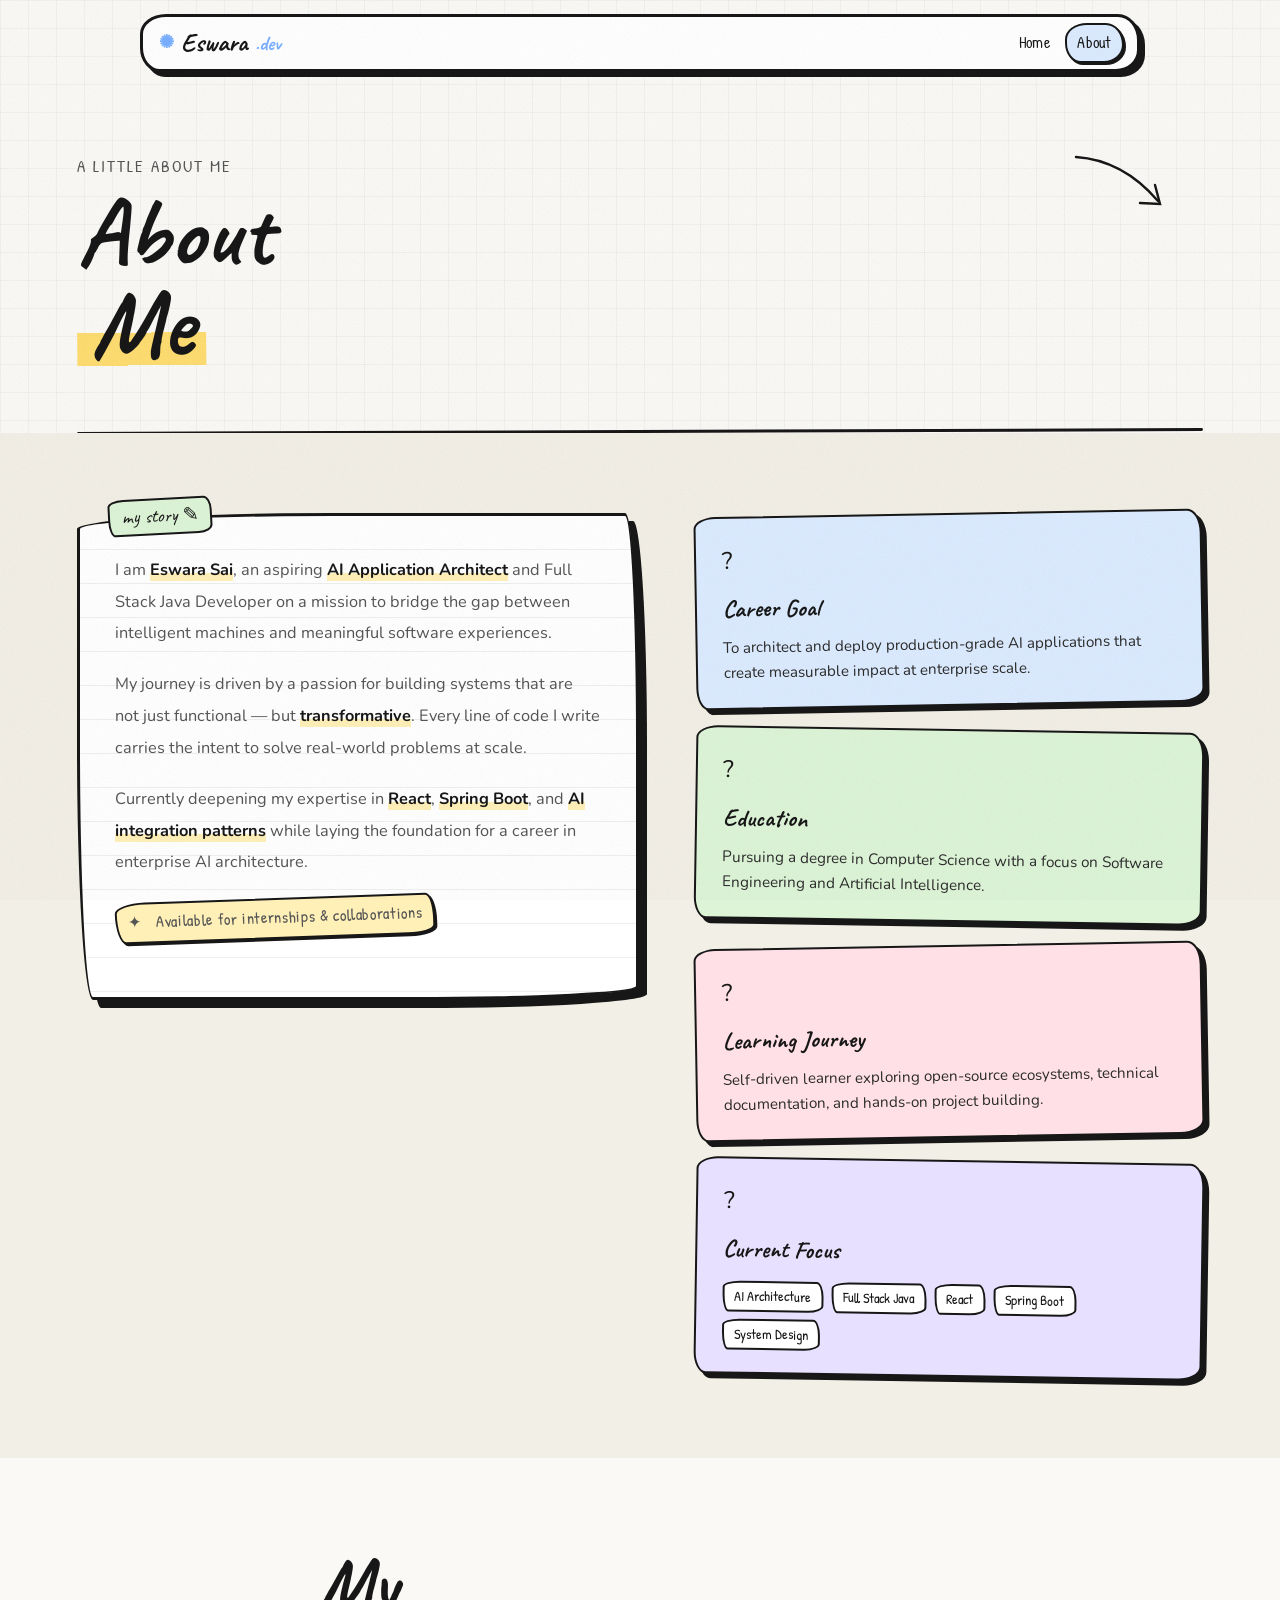
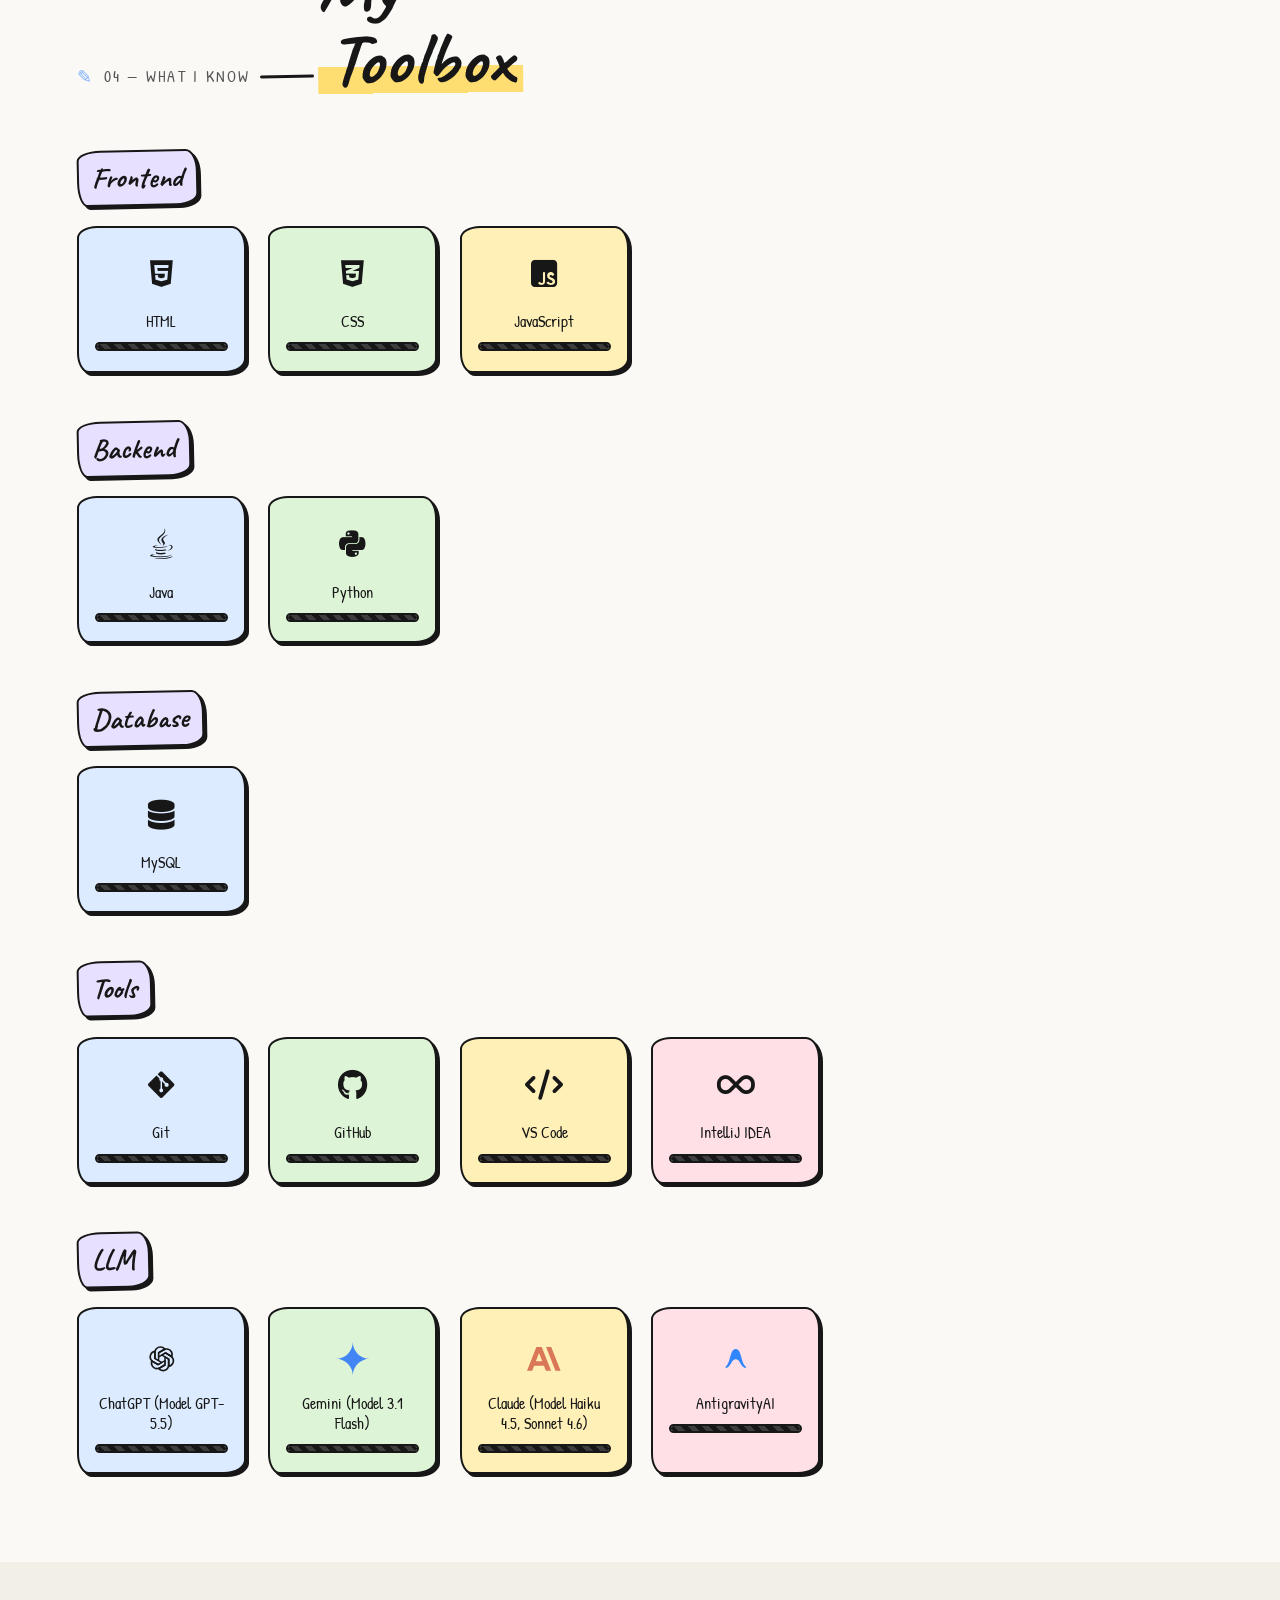
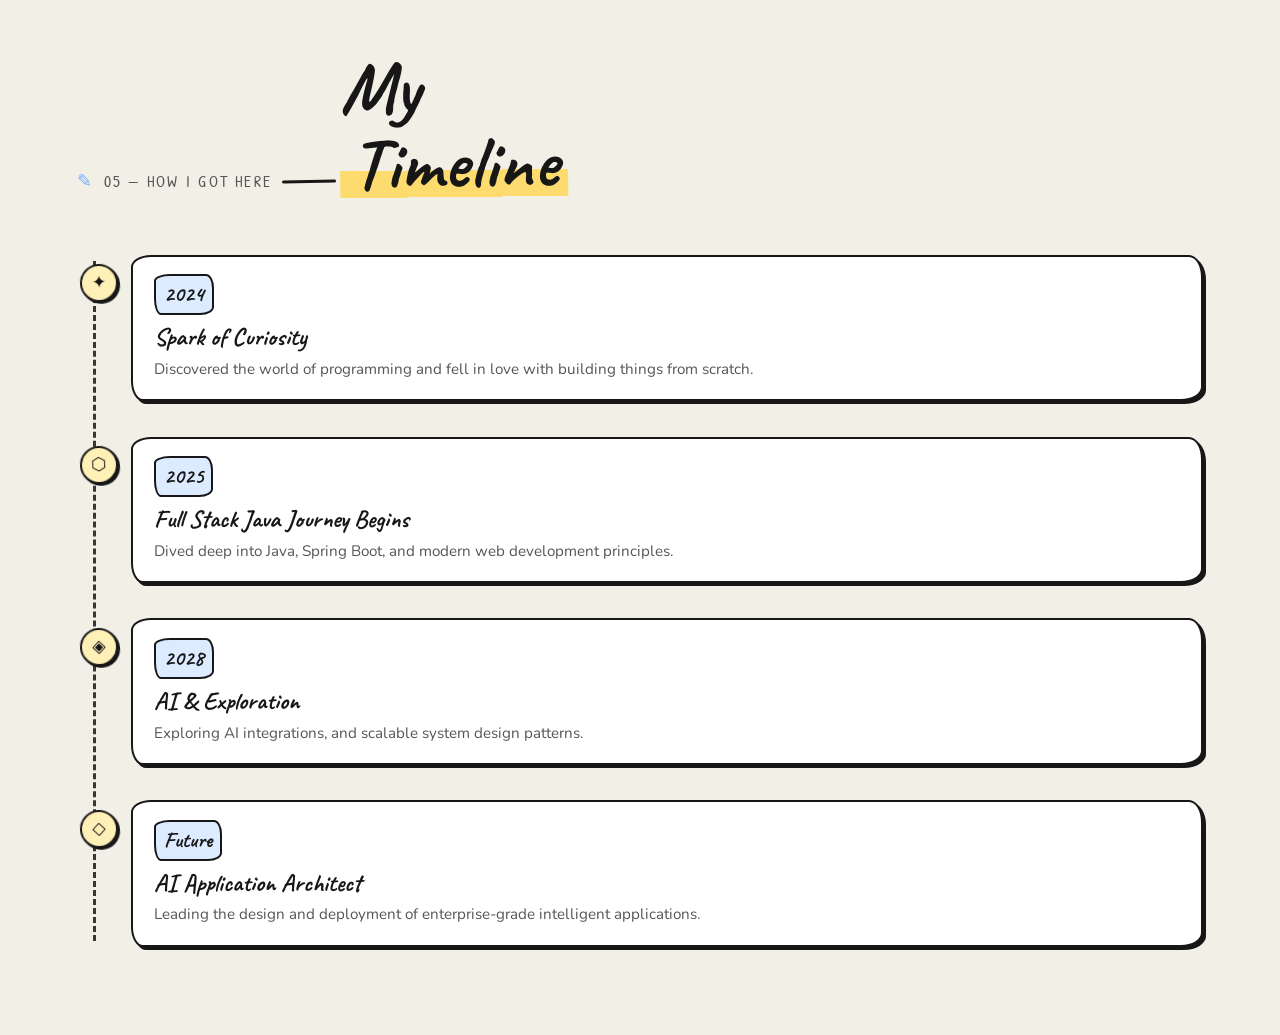
<file: about.html>
<!DOCTYPE html>
<html lang="en">
<head>
  <meta charset="UTF-8"/>
  <meta name="viewport" content="width=device-width,initial-scale=1.0"/>
  <meta name="description" content="About Eswara Sai – AI Application Architect & Full Stack Developer"/>
  <title>About · Eswara Sai</title>
  <link rel="icon" href="data:,">
  <link rel="preconnect" href="https://fonts.googleapis.com">
  <link rel="preconnect" href="https://fonts.gstatic.com" crossorigin>
  <link href="https://fonts.googleapis.com/css2?family=Caveat:wght@500;600;700&family=Kalam:wght@400;700&family=Nunito:ital,wght@0,400;0,600;0,700;1,400&family=Patrick+Hand&display=swap" rel="stylesheet">
  <link rel="stylesheet" href="/style.css"/>
  <link rel="stylesheet" href="https://cdnjs.cloudflare.com/ajax/libs/font-awesome/6.5.0/css/all.min.css"/>
</head>
<body>
<div id="noise"></div>

<nav id="navbar">
  <a href="/" class="nav-logo">Eswara</a>
  <ul class="nav-links">
    <li><a href="/">Home</a></li>
    <li><a href="/about.html" class="active" aria-current="page">About</a></li>
  </ul>
  <button class="nav-hamburger" id="hamburger" aria-label="Menu" aria-expanded="false"><span></span><span></span><span></span></button>
</nav>
<div id="mobile-menu">
  <a href="/">Home</a>
  <a href="/about.html" aria-current="page">About</a>
</div>

<main class="about-page">
  <header class="about-page-hero">
    <p class="page-eyebrow reveal">A little about me</p>
    <h1 class="page-title reveal" data-delay="1">About<br><em>Me</em></h1>
    <svg class="doodle-about" viewBox="0 0 120 70" aria-hidden="true">
      <path d="M6 10c30 2 58 16 82 44"/><path d="M70 56l20 1-5-19"/>
    </svg>
  </header>
  <div class="about-body">
    <div class="about-intro-grid">
      <div class="about-text reveal-left" data-delay="2">
        <p>I am <span>Eswara Sai</span>, an aspiring <span>AI Application Architect</span>
          and Full Stack Java Developer on a mission to bridge the gap between intelligent
          machines and meaningful software experiences.</p>
        <p>My journey is driven by a passion for building systems that are not just
          functional — but <span>transformative</span>. Every line of code I write
          carries the intent to solve real-world problems at scale.</p>
        <p>Currently deepening my expertise in <span>React</span>, <span>Spring Boot</span>,
          and <span>AI integration patterns</span> while laying the foundation for
          a career in enterprise AI architecture.</p>
        <p class="sticker">✦ &nbsp; Available for internships &amp; collaborations</p>
      </div>
      <div class="about-cards" id="about-cards"></div>
    </div>
  </div>

  <section id="skills" class="skills-section">
    <p class="section-label reveal">04 — what I know</p>
    <h2 class="section-title reveal" data-delay="1">My<br><em>Toolbox</em></h2>
    <div class="skills-categories" id="skills-container"></div>
  </section>

  <section id="timeline" class="timeline-section">
    <p class="section-label reveal">05 — how I got here</p>
    <h2 class="section-title reveal" data-delay="1">My<br><em>Timeline</em></h2>
    <div class="timeline-wrap">
      <div class="timeline-line"></div>
      <div class="timeline-items" id="timeline-items"></div>
    </div>
  </section>
</main>

<script src="/js/data.js"></script>
<script src="/script.js"></script>
</body>
</html>
</file>
<file: style.css>
/* ============================================================
   style.css — Eswara Sai · Hand-drawn notebook portfolio
   Cartoon / sketchbook design system.
   Same class names & IDs as before — only the visuals changed.
   ============================================================ */

/* ── Tokens ────────────────────────────────────────────────── */
:root{
  /* paper & ink */
  --paper:        #FAF9F6;
  --paper-dark:   #F2EFE6;
  --paper-card:   #FFFFFF;
  --ink:          #171717;
  --ink-soft:     #2b2b2b;
  --muted:        #555555;
  --muted-light:  #7d7d7d;

  /* pastels */
  --blue:      #DCEBFF;
  --yellow:    #FFF0B8;
  --green:     #DDF4D7;
  --pink:      #FFE0E6;
  --lavender:  #E8E0FF;
  --peach:     #FFE7D3;

  --accent-blue:   #79AFFF;
  --accent-yellow: #FFD85A;

  /* legacy variable names kept so nothing inherits a broken value */
  --bg-primary: var(--paper);
  --bg-secondary: var(--paper-dark);
  --bg-card: var(--paper-card);
  --border: var(--ink);
  --text: var(--ink);
  --text-sec: var(--muted);
  --gold: var(--ink);
  --gold-bright: var(--accent-blue);

  /* strokes & shadows */
  --stroke: 2.5px;
  --stroke-thick: 3px;
  --shadow: 5px 5px 0 var(--ink);
  --shadow-sm: 3px 3px 0 var(--ink);
  --shadow-lg: 8px 8px 0 var(--ink);
  --shadow-soft: 4px 5px 0 rgba(23,23,23,.14);

  --radius: 18px;
  /* imperfect, hand-drawn corner sets */
  --radius-hand:  255px 14px 225px 16px / 16px 225px 14px 255px;
  --radius-hand2: 18px 240px 20px 230px / 230px 20px 240px 18px;
  --radius-hand3: 200px 20px 180px 24px / 22px 190px 20px 210px;

  --font-hand:    'Caveat', 'Patrick Hand', cursive;
  --font-marker:  'Kalam', 'Patrick Hand', cursive;
  --font-label:   'Patrick Hand', 'Kalam', cursive;
  --font-body:    'Nunito', system-ui, -apple-system, sans-serif;

  /* legacy font vars used by the About section */
  --font-display: var(--font-hand);
  --font-mono:    var(--font-label);
  --font-ui:      var(--font-body);

  --ease-luxury: cubic-bezier(.25,.46,.45,.94);
  --ease-spring: cubic-bezier(.34,1.56,.64,1);
}

/* ── Reset ─────────────────────────────────────────────────── */
*{ margin:0; padding:0; box-sizing:border-box; }
html{ scroll-behavior:smooth; -webkit-text-size-adjust:100%; }
body{
  background-color: var(--paper);
  color: var(--ink);
  font-family: var(--font-body);
  font-size: 16px;
  line-height: 1.7;
  overflow-x: hidden;
  cursor: auto;
  /* faint notebook grid on warm paper */
  background-image:
    linear-gradient(rgba(23,23,23,.035) 1px, transparent 1px),
    linear-gradient(90deg, rgba(23,23,23,.035) 1px, transparent 1px);
  background-size: 28px 28px;
}
img{ max-width:100%; display:block; }
a{ color:inherit; text-decoration:none; }
button, input, textarea{ font-family:inherit; }
ul{ list-style:none; }
::selection{ background: var(--accent-yellow); color: var(--ink); }
:focus-visible{ outline:3px dashed var(--accent-blue); outline-offset:3px; }

/* ── Paper grain overlay (reuses #noise) ───────────────────── */
#noise{
  position:fixed; inset:0; z-index:9998; pointer-events:none;
  opacity:.5; mix-blend-mode:multiply;
  background-image:url("data:image/svg+xml,%3Csvg xmlns='http://www.w3.org/2000/svg' width='260' height='260'%3E%3Cfilter id='n'%3E%3CfeTurbulence type='fractalNoise' baseFrequency='.85' numOctaves='3'/%3E%3C/filter%3E%3Crect width='100%25' height='100%25' filter='url(%23n)' opacity='.18'/%3E%3C/svg%3E");
}

/* elements from the old theme that no longer belong */
#cursor, #cursor-ring, #mouse-light, #particles-canvas, #loader-canvas{ display:none !important; }

/* ── Reusable hand-drawn primitives ────────────────────────── */
.paper-card,
.hand-drawn-card{
  background: var(--paper-card);
  border: var(--stroke) solid var(--ink);
  border-radius: var(--radius);
  box-shadow: var(--shadow);
}
.handwritten{ font-family: var(--font-hand); }
.pastel-blue{ background: var(--blue); }
.pastel-yellow{ background: var(--yellow); }
.pastel-green{ background: var(--green); }
.pastel-pink{ background: var(--pink); }
.pastel-lavender{ background: var(--lavender); }

/* marker underline drawn under text */
.marker-line{ position:relative; display:inline-block; }
.marker-line{
  background: linear-gradient(transparent 58%, rgba(121,175,255,.6) 58%, rgba(121,175,255,.6) 94%, transparent 94%);
  padding:0 .12em;
}
.sticker{
  display:inline-block;
  font-family: var(--font-label);
  font-size:.82rem; letter-spacing:.04em;
  padding:.15rem .7rem;
  border:2px solid var(--ink);
  border-radius: 40px 12px 36px 14px / 14px 34px 12px 40px;
  background: var(--yellow);
  box-shadow:2px 2px 0 var(--ink);
  transform: rotate(-2deg);
}
.doodle{ position:absolute; pointer-events:none; color:var(--ink); z-index:2; }
.doodle svg{ overflow:visible; }
.doodle path, .doodle line, .doodle circle, .doodle polyline{
  fill:none; stroke:currentColor; stroke-width:2.4; stroke-linecap:round; stroke-linejoin:round;
}

/* floating doodle motion */
@keyframes bob{ 0%,100%{ transform:translateY(0) rotate(0deg);} 50%{ transform:translateY(-8px) rotate(2deg);} }
@keyframes wiggle{ 0%,100%{ transform:rotate(-3deg);} 50%{ transform:rotate(3deg);} }
@keyframes pop-in{ 0%{ transform:scale(.6) rotate(-8deg); opacity:0;} 100%{ transform:scale(1) rotate(-3deg); opacity:1;} }
@keyframes draw-line{ from{ transform:scaleX(0);} to{ transform:scaleX(1);} }
@keyframes float{ 0%,100%{ transform:translateY(0);} 50%{ transform:translateY(-10px);} }
@keyframes spin-slow{ to{ transform:rotate(360deg);} }
@keyframes fade-in{ from{ opacity:0;} to{ opacity:1;} }
@keyframes scroll-line{
  0%{ transform:scaleY(0); transform-origin:top; }
  50%{ transform:scaleY(1); transform-origin:top; }
  51%{ transform:scaleY(1); transform-origin:bottom; }
  100%{ transform:scaleY(0); transform-origin:bottom; }
}

/* ═══════════════  LOADER  ═══════════════ */
#loader{
  position:fixed; inset:0; z-index:10000;
  background: var(--paper);
  display:flex; align-items:center; justify-content:center;
  background-image:
    linear-gradient(rgba(23,23,23,.04) 1px, transparent 1px),
    linear-gradient(90deg, rgba(23,23,23,.04) 1px, transparent 1px);
  background-size:28px 28px;
}
#loader-content{
  text-align:center; padding:2.5rem 3rem;
  background: var(--paper-card);
  border: var(--stroke-thick) solid var(--ink);
  border-radius: var(--radius-hand);
  box-shadow: var(--shadow-lg);
  max-width:90vw; position:relative;
}
#loader-content::after{
  content:'✎'; position:absolute; top:-22px; right:-14px;
  font-size:2rem; transform:rotate(18deg);
}
#loader-name{
  font-family: var(--font-hand);
  font-size: clamp(2.6rem, 9vw, 4.6rem);
  font-weight:700; line-height:1; letter-spacing:.01em;
  opacity:0; color:var(--ink);
}
#loader-name span{
  display:inline-block; opacity:0; transform:translateY(14px) rotate(-4deg);
}
#loader-title{
  font-family: var(--font-label);
  font-size:1.05rem; color:var(--muted);
  margin-top:.7rem; opacity:0; letter-spacing:.02em;
}
#loader-bar{
  width:min(300px,70vw); height:14px; margin:1.6rem auto .7rem;
  border:2.5px solid var(--ink); border-radius:20px;
  background: var(--paper-dark); overflow:hidden;
}
#loader-bar-fill{
  height:100%; width:0%;
  background: repeating-linear-gradient(45deg, var(--accent-blue) 0 8px, #9dc4ff 8px 16px);
  transition: width 2.2s var(--ease-luxury);
}
#loader-percent{
  font-family: var(--font-label); font-size:.95rem;
  color: var(--muted); opacity:0;
}

/* ═══════════════  NAVBAR  ═══════════════ */
#navbar{
  position:fixed; top:14px; left:50%; transform:translateX(-50%);
  width:min(1000px, 82vw); z-index:1000;
  display:flex; align-items:center; justify-content:space-between;
  gap:.7rem; padding:.4rem .8rem;
  background:var(--paper-card);
  border:var(--stroke-thick) solid var(--ink);
  border-radius:26px 22px 24px 20px / 20px 26px 22px 24px;
  box-shadow:var(--shadow);
  transition: box-shadow .3s var(--ease-luxury), transform .3s var(--ease-luxury);
}
#navbar.scrolled{ box-shadow:var(--shadow-sm); }
.nav-logo{
  font-family: var(--font-hand);
  font-size:1.6rem; font-weight:700; line-height:1;
  display:flex; align-items:center; gap:.45rem;
  padding:.05rem .2rem; color:var(--ink);
}
.nav-logo::before{
  content:'✺'; font-size:1.1rem; color:var(--accent-blue);
  transition: transform .4s var(--ease-spring);
}
.nav-logo:hover::before{ transform:rotate(90deg) scale(1.15); }
.nav-logo::after{ content:'.dev'; color:var(--accent-blue); font-size:1.3rem; }
.nav-links{ display:flex; align-items:center; gap:.15rem; }
.nav-links a{
  position:relative; display:inline-block;
  font-family: var(--font-label);
  font-size:1rem; letter-spacing:.02em;
  padding:.25rem .65rem; border-radius:22px 18px 20px 16px / 16px 22px 18px 20px;
  border:2px solid transparent;
  transition: transform .25s var(--ease-spring), background .25s, border-color .25s;
}
.nav-links a::after{
  content:''; position:absolute; left:14%; right:14%; bottom:.18rem; height:3px;
  background: var(--accent-blue); border-radius:4px;
  transform:scaleX(0); transform-origin:left;
  transition: transform .3s var(--ease-luxury);
}
.nav-links a:hover{ transform:translateY(-2px) rotate(-1.5deg); }
.nav-links a:hover::after{ transform:scaleX(1); }
.nav-links a.active{
  background:var(--blue);
  border-color:var(--ink);
  box-shadow:2px 2px 0 var(--ink);
}
.nav-links a.active::after{ transform:scaleX(0); }
.nav-hamburger{
  display:none; background:var(--paper-card);
  border:2.5px solid var(--ink); border-radius:12px 10px 12px 9px;
  box-shadow:2px 2px 0 var(--ink);
  width:44px; height:38px; cursor:pointer;
  flex-direction:column; align-items:center; justify-content:center; gap:5px;
}
.nav-hamburger span{
  width:21px; height:2.6px; background:var(--ink); border-radius:3px;
  transition: transform .3s var(--ease-spring), opacity .2s;
}
.nav-hamburger.open span:nth-child(1){ transform:translateY(7.6px) rotate(45deg); }
.nav-hamburger.open span:nth-child(2){ opacity:0; }
.nav-hamburger.open span:nth-child(3){ transform:translateY(-7.6px) rotate(-45deg); }

#mobile-menu{
  position:fixed; top:84px; left:50%; transform:translateX(-50%) scale(.95);
  width:min(92vw,420px); z-index:999;
  background:var(--paper-card);
  border:var(--stroke-thick) solid var(--ink);
  border-radius: var(--radius-hand2);
  box-shadow: var(--shadow-lg);
  padding:1rem; display:flex; flex-direction:column; gap:.4rem;
  opacity:0; pointer-events:none;
  transition: opacity .25s ease, transform .3s var(--ease-spring);
}
#mobile-menu.open{ opacity:1; pointer-events:auto; transform:translateX(-50%) scale(1); }
#mobile-menu a{
  font-family:var(--font-label); font-size:1.3rem;
  padding:.6rem .9rem; border:2px dashed transparent; border-radius:14px;
}
#mobile-menu a:hover{ background:var(--yellow); border-color:var(--ink); transform:rotate(-1deg); }

/* ═══════════════  BUTTONS  ═══════════════ */
.btn{
  position:relative; display:inline-flex; align-items:center; gap:.5rem;
  font-family: var(--font-label); font-size:1.1rem; letter-spacing:.01em;
  padding:.62rem 1.5rem;
  border:var(--stroke-thick) solid var(--ink);
  border-radius: 26px 20px 24px 18px / 18px 26px 20px 24px;
  background: var(--paper-card); color: var(--ink);
  box-shadow: 4px 4px 0 var(--ink);
  cursor:pointer;
  transition: transform .18s var(--ease-spring), box-shadow .18s var(--ease-spring), background .25s;
}
.btn:hover{ transform:translate(-2px,-3px) rotate(-1deg); box-shadow:7px 8px 0 var(--ink); }
.btn:active{ transform:translate(2px,2px); box-shadow:1px 1px 0 var(--ink); }
.btn-gold{ background: var(--ink); color: var(--paper); }
.btn-gold:hover{ background:#000; }
.btn-outline{ background: var(--paper-card); }
.btn-outline:hover{ background: var(--blue); }
.btn-sm{ font-size:.98rem; padding:.42rem 1.05rem; box-shadow:3px 3px 0 var(--ink); }
.btn-sm:hover{ box-shadow:5px 6px 0 var(--ink); }

/* ═══════════════  SECTIONS  ═══════════════ */
section{ padding: 6rem 6vw; position:relative; }
#projects, #gallery{ background: var(--paper); }
#certificates, #contact{ background: var(--paper-dark) !important; }

.section-label{
  font-family: var(--font-label);
  font-size:1rem; letter-spacing:.14em; text-transform:uppercase;
  color: var(--muted); display:inline-flex; align-items:center; gap:.6rem;
  margin-bottom:.5rem;
}
.section-label::before{ content:'✎'; font-size:1.1rem; color:var(--accent-blue); }
.section-label::after{
  content:''; width:54px; height:3px; background:var(--ink);
  border-radius:4px; transform:rotate(-1deg);
}
.section-title{
  font-family: var(--font-hand);
  font-size: clamp(2.6rem, 6.4vw, 4.6rem);
  font-weight:700; line-height:1.02; letter-spacing:.01em;
  position:relative; display:inline-block; margin-bottom:.4rem;
}
.section-title em{
  font-style:normal; position:relative; display:inline-block;
}
.section-title em{
  background: linear-gradient(transparent 60%, rgba(255,216,90,.85) 60%, rgba(255,216,90,.85) 96%, transparent 96%);
  padding:0 .14em; transform:rotate(-.6deg);
}

/* reveal animations — gentle, springy */
.reveal{ opacity:1; transform:translateY(26px) rotate(-.6deg); transition:opacity .6s ease, transform .7s var(--ease-spring); }
.reveal-left{ opacity:1; transform:translateX(-30px) rotate(-1deg); transition:opacity .6s ease, transform .7s var(--ease-spring); }
.reveal-right{ opacity:1; transform:translateX(30px) rotate(1deg); transition:opacity .6s ease, transform .7s var(--ease-spring); }
.js-ready .reveal:not(.visible), .js-ready .reveal-left:not(.visible), .js-ready .reveal-right:not(.visible){ opacity:0; }
.reveal.visible, .reveal-left.visible, .reveal-right.visible{ opacity:1; transform:none; }
.reveal[data-delay="1"]{ transition-delay:.08s; }
.reveal[data-delay="2"], .reveal-left[data-delay="2"]{ transition-delay:.16s; }
.reveal[data-delay="3"], .reveal-right[data-delay="3"]{ transition-delay:.24s; }
.reveal[data-delay="4"]{ transition-delay:.32s; }

/* ═══════════════  HERO  ═══════════════ */
#hero{
  min-height:100vh; display:grid;
  grid-template-columns:1.05fr .95fr;
  align-items:center; gap:3rem;
  padding:9.5rem 6vw 5rem; position:relative; overflow:hidden;
}
#hero::before{
  content:''; position:absolute; inset:auto -6vw -2px -6vw; height:3px;
  background:var(--ink); border-radius:4px;
  transform:rotate(-.25deg); opacity:.9;
}
.hero-text{ position:relative; z-index:3; }
.hero-eyebrow{
  font-family:var(--font-hand); font-size:1.9rem; color:var(--ink);
  opacity:0; transform:translateY(16px);
  display:inline-block; transform-origin:left;
}
.hero-eyebrow::after{ content:" I'm"; }
.hero-name{
  font-family: var(--font-hand);
  font-size:clamp(3.6rem,10.5vw,7.4rem);
  font-weight:700; line-height:.92; letter-spacing:.005em;
  margin:.1rem 0 .3rem; position:relative;
  opacity:0; transform:translateY(22px);
}
.hero-name em{
  font-style:normal; position:relative; display:inline-block;
}
.hero-name em::after{
  content:''; position:absolute; left:-3%; right:-6%; bottom:-.12em; height:12px;
  background:var(--accent-blue); opacity:.85;
  border-radius:60% 40% 58% 42% / 100% 100% 60% 60%;
  transform:rotate(-1.4deg);
}
.hero-subtitle{
  font-family: var(--font-marker); font-weight:700;
  font-size:clamp(1.15rem,2.4vw,1.5rem);
  display:inline-block; margin-top:.9rem; padding:.05rem .35rem;
  background:var(--yellow);
  box-shadow:.25rem 0 0 var(--yellow), -.25rem 0 0 var(--yellow);
  transform:rotate(-.6deg);
  opacity:0; translate:0 16px;
}
.hero-desc{
  font-size:1.05rem; color:var(--muted); max-width:44ch;
  margin-top:1.4rem; opacity:0; transform:translateY(16px);
}
.hero-cta{
  display:flex; gap:1rem; flex-wrap:wrap; margin-top:2rem;
  opacity:0; transform:translateY(16px);
}
/* right column — profile as a sticker on the desk */
.hero-image-wrap{
  position:relative; display:flex; align-items:center; justify-content:center;
  min-height:340px; opacity:0; transform:translateY(20px);
}
.hero-image-ring{
  position:absolute; width:min(86%, 410px); aspect-ratio:1/1;
  border:var(--stroke-thick) solid var(--ink);
  border-radius: var(--radius-hand);
  background:linear-gradient(145deg, #eaf3ff 0%, var(--blue) 72%, #c9e0ff 100%);
  box-shadow:5px 7px 0 var(--ink);
  transform: rotate(-4deg);
}
.hero-image-ring-2{
  position:absolute; width:min(92%, 440px); aspect-ratio:1/1;
  border:2px dashed var(--ink); border-radius: var(--radius-hand2);
  transform:translate(4px, 5px) rotate(4deg); opacity:.42;
}
.hero-profile{
  position:relative; z-index:2;
  width:min(76%, 360px); aspect-ratio:1/1; object-fit:cover;
  border:5px solid var(--paper-card);
  border-radius: var(--radius-hand3);
  background: var(--paper-card);
  box-shadow:0 0 0 3px var(--ink), 10px 12px 0 var(--ink);
  transform: rotate(-1.5deg);
  transition: transform .4s var(--ease-spring);
}
.hero-profile:hover{ transform: rotate(1deg) scale(1.02); }
.hero-profile-placeholder{
  position:relative; z-index:2;
  width:min(72%, 340px); aspect-ratio:1/1;
  display:flex; flex-direction:column; align-items:center; justify-content:center; gap:.8rem;
  border:5px solid var(--paper-card);
  border-radius: var(--radius-hand3);
  background: var(--paper-card);
  box-shadow:0 0 0 3px var(--ink), 10px 12px 0 var(--ink);
  transform: rotate(-1.5deg);
}
.hero-profile-placeholder svg{ width:72px; height:72px; stroke:var(--ink); stroke-width:1.4; }
.hero-profile-placeholder span{ font-family:var(--font-label); font-size:1rem; color:var(--muted); }

/* hero doodles & notes (markup added in index.html) */
.hero-note{
  position:absolute; z-index:4;
  font-family: var(--font-hand); font-size:1.25rem; line-height:1.15;
  color:var(--ink); pointer-events:none;
}
.hero-note.tape{
  font-family: var(--font-label); font-size:1.05rem;
  background: var(--yellow); padding:.6rem .85rem;
  border:2.5px solid var(--ink);
  border-radius:14px 10px 16px 8px / 8px 16px 10px 14px;
  box-shadow:3px 3px 0 var(--ink);
  transform:rotate(3deg); max-width:150px;
}
.hero-note.tape.blue{ background:var(--blue); transform:rotate(-3deg); }
.hero-note.tape.green{ background:var(--green); transform:rotate(2deg); }
.note-a{ top:14%; left:44%; }
.note-b{ top:13%; right:2%; }
.note-c{ bottom:12%; right:4%; }
.doodle-arrow{ top:21%; left:40%; width:86px; animation:bob 4.5s ease-in-out infinite; }
.doodle-star{ top:5%; left:2%; width:44px; animation:wiggle 5s ease-in-out infinite; }
.doodle-squiggle{ bottom:15%; left:1%; width:70px; opacity:.8; }

/* scroll hint */
.scroll-hint{
  position:absolute; bottom:2rem; left:6vw;
  display:flex; align-items:center; gap:.7rem; z-index:3;
}
.scroll-hint span{ font-family:var(--font-hand); font-size:1.2rem; color:var(--muted); }
.scroll-hint-line{
  width:3px; height:42px; background:var(--ink); border-radius:4px;
  animation: scroll-line 2.2s var(--ease-luxury) infinite;
}

/* ═══════════════  PROJECTS  ═══════════════ */
.projects-grid{ margin-top:3.2rem; }
.project-category-title{ margin:3.2rem 0 1.4rem; }
.project-category-title:first-child{ margin-top:1.2rem; }
.project-category-title h3{
  display:inline-block; position:relative;
  font-family: var(--font-hand); font-weight:700;
  font-size: clamp(1.7rem, 3.6vw, 2.4rem);
  padding:.15rem .9rem;
  border:2.5px solid var(--ink);
  border-radius: 28px 14px 26px 12px / 12px 26px 14px 28px;
  background: var(--green);
  box-shadow:4px 4px 0 var(--ink);
  transform:rotate(-1deg);
}
.project-category-title h3::after{
  content:'✦'; position:absolute; top:-18px; right:-16px;
  font-size:1.2rem; color:var(--ink); transform:rotate(12deg);
}
.project-category-container{
  display:grid; grid-template-columns:repeat(auto-fit, minmax(330px,1fr));
  gap:2.4rem 2rem;
}
.project-card{
  position:relative; display:flex; flex-direction:column;
  background: var(--paper-card);
  border: var(--stroke-thick) solid var(--ink);
  border-radius: 22px 18px 24px 16px / 16px 24px 18px 22px;
  box-shadow: var(--shadow);
  padding:.85rem .85rem 1.1rem;
  overflow:visible;
  transition: transform .3s var(--ease-spring), box-shadow .3s var(--ease-spring);
}
.project-card:nth-child(3n+1){ transform:rotate(-1.2deg); }
.project-card:nth-child(3n+2){ transform:rotate(.9deg); }
.project-card:nth-child(3n+3){ transform:rotate(-.5deg); }
.project-card:nth-child(4n+1)::after{ background:var(--blue); }
.project-card:nth-child(4n+2)::after{ background:var(--pink); }
.project-card:nth-child(4n+3)::after{ background:var(--yellow); }
.project-card:nth-child(4n+4)::after{ background:var(--lavender); }
.project-card::after{ /* pastel tab on the corner */
  content:''; position:absolute; top:-26px; right:22px;
  width:58px; height:48px; border:2.5px solid var(--ink);
  border-radius:10px 10px 0 0; background:var(--blue);
  transform:rotate(4deg); z-index:0;
}
.project-card:hover{
  transform: rotate(0deg) translateY(-8px) !important;
  box-shadow: 10px 12px 0 var(--ink);
}
.project-img, .project-img-placeholder{
  position:relative; z-index:1;
  width:100%; aspect-ratio:2.2 / 1; height:auto; object-fit:contain;
  border:2.5px solid var(--ink);
  border-radius:16px 14px 18px 12px / 12px 18px 14px 16px;
  background: var(--paper-dark);
  transition: transform .45s var(--ease-luxury);
}
.project-card:hover .project-img{ transform:scale(1.035) rotate(-.6deg); }
.project-img-placeholder{
  display:flex; align-items:center; justify-content:center;
  font-family: var(--font-hand); font-size:1.7rem; text-align:center;
  padding:1rem; color:var(--ink);
  background: repeating-linear-gradient(-45deg, var(--paper-dark) 0 12px, #e9e5da 12px 24px);
}
.project-card:hover .project-img-placeholder{ transform:scale(1.02); }
.project-body{ position:relative; z-index:1; padding:1rem .45rem 0; }
.project-title{
  font-family: var(--font-hand); font-weight:700;
  font-size:1.95rem; line-height:1.1; position:relative; display:inline-block;
}
.project-title::after{
  content:''; position:absolute; left:0; right:-4%; bottom:-.14em; height:4px;
  background:var(--accent-blue); border-radius:4px;
  transform:scaleX(.96) rotate(-.7deg); transform-origin:left;
  transition:transform .35s var(--ease-luxury);
}
.project-card:hover .project-title::after{ transform:scaleX(1) rotate(.6deg); }
.project-desc{
  font-size:.96rem; color:var(--muted); line-height:1.65;
  margin:.85rem 0 1rem;
}
.project-tech{ display:flex; flex-wrap:wrap; gap:.45rem; margin-bottom:1rem; }
.tech-tag{
  font-family:var(--font-label); font-size:.88rem; line-height:1.4;
  padding:.16rem .68rem;
  border:2px solid var(--ink);
  border-radius:20px 8px 18px 7px / 7px 18px 8px 20px;
  background: var(--paper-dark);
  transition: transform .2s var(--ease-spring), background .2s;
}
.tech-tag:nth-child(4n+1){ background:var(--blue); }
.tech-tag:nth-child(4n+2){ background:var(--green); }
.tech-tag:nth-child(4n+3){ background:var(--pink); }
.tech-tag:nth-child(4n+4){ background:var(--lavender); }
.tech-tag:hover{ transform:translateY(-2px) rotate(-2deg); }
.project-links{ display:flex; gap:.7rem; flex-wrap:wrap; margin-top:.4rem; }

.project-card-header{
  display:flex; justify-content:space-between; align-items:center; gap:.75rem;
  margin:0 0 .85rem; position:relative; z-index:1;
}
.project-number,
.project-category-badge{
  font-family:var(--font-label); letter-spacing:.08em; text-transform:uppercase;
  font-size:.74rem; line-height:1; color:var(--ink);
  border:2px solid var(--ink); border-radius:999px; padding:.38rem .7rem;
  background:var(--paper-dark);
}
.project-category-badge{
  background:var(--yellow); transform:rotate(-2deg);
}
.project-explore{
  margin-top:1rem; display:inline-flex; align-items:center; gap:.45rem; padding:.55rem 1rem;
  background:var(--paper-card); border:2.5px solid var(--ink); border-radius:14px 10px 16px 8px / 8px 16px 10px 14px;
  box-shadow:3px 3px 0 var(--ink); color:var(--ink); font-family:var(--font-label); font-size:1rem;
  letter-spacing:.06em; cursor:pointer; transition:transform .2s var(--ease-spring), box-shadow .2s var(--ease-spring), background .2s ease;
}
.project-explore:hover{
  background:var(--blue); transform:translate(-2px,-3px) rotate(-1deg); box-shadow:6px 7px 0 var(--ink);
}
.project-explore:active{ transform:translate(1px,1px); box-shadow:1px 1px 0 var(--ink); }
.project-explore span{ font-size:1.2rem; }
.project-detail-shell{
  width:min(1100px,100%); margin:0 auto; padding:2.2rem 0 0;
}
.project-detail{
  background:var(--paper-card); border:var(--stroke-thick) solid var(--ink); border-radius:28px 18px 26px 16px / 18px 26px 14px 28px;
  box-shadow:var(--shadow-lg); padding:1.3rem 1.3rem 1.8rem;
}
.project-detail-back{
  display:inline-flex; align-items:center; gap:.45rem; background:transparent; border:none; cursor:pointer;
  color:var(--ink); font-family:var(--font-label); font-size:1rem; letter-spacing:.05em; text-transform:uppercase;
  margin-bottom:1rem; padding:.15rem 0;
}
.project-detail-back:hover{ text-decoration:underline; }
.project-detail-hero{
  display:grid; grid-template-columns:1.2fr .8fr; gap:1.5rem; align-items:center;
  padding:1rem 0 1.5rem; border-bottom:2px dashed rgba(23,23,23,.3);
}
.project-detail-kicker{
  font-family:var(--font-label); letter-spacing:.12em; text-transform:uppercase; font-size:.8rem; color:var(--muted);
  margin-bottom:.5rem;
}
.project-detail-title{
  font-family:var(--font-hand); font-size:clamp(2.2rem,5vw,4rem); line-height:.95; margin-bottom:.45rem;
}
.project-detail-tagline{
  font-size:1.1rem; color:var(--muted); line-height:1.6; max-width:60ch;
}
.project-detail-meta{ display:flex; gap:.75rem; flex-wrap:wrap; margin-top:1rem; }
.project-detail-badge,
.project-detail-status{
  display:inline-flex; align-items:center; justify-content:center; padding:.4rem .8rem; border-radius:999px;
  border:2px solid var(--ink); font-family:var(--font-label); letter-spacing:.06em; text-transform:uppercase; font-size:.72rem;
}
.project-detail-badge{ background:var(--blue); }
.project-detail-status{ background:var(--green); }
.project-detail-visual{ border:var(--stroke-thick) solid var(--ink); border-radius:18px; overflow:hidden; background:var(--paper-dark); }
.project-detail-visual img{ width:100%; max-height:400px; object-fit:cover; }
.project-detail-grid{ display:grid; grid-template-columns:repeat(2,minmax(0,1fr)); gap:1.5rem; margin-top:1.8rem; }
.project-detail-section{
  background:var(--paper-dark); border:2px solid var(--ink); border-radius:18px; padding:1.1rem 1rem 1rem;
}
.project-detail-section h4{
  font-family:var(--font-label); letter-spacing:.08em; text-transform:uppercase; font-size:.78rem; margin-bottom:.8rem;
  color:var(--muted);
}
.project-detail-section p,
.project-detail-section li{
  font-size:1rem; line-height:1.7; color:var(--ink-soft);
}
.project-detail-list{ display:grid; grid-template-columns:repeat(auto-fit,minmax(180px,1fr)); gap:.75rem; list-style:none; }
.project-detail-list li{
  background:var(--paper-card); border:2px solid var(--ink); border-radius:12px; padding:.7rem .8rem; box-shadow:2px 2px 0 var(--ink);
}
.project-detail-tech-stack{ display:grid; gap:1rem; }
.project-tech-group h5{
  font-family:var(--font-label); font-size:1rem; letter-spacing:.04em; text-transform:uppercase; margin-bottom:.4rem;
}
.project-tech-group ul{ display:flex; flex-wrap:wrap; gap:.5rem; }
.project-tech-group li{
  display:inline-flex; align-items:center; padding:.32rem .72rem; border:2px solid var(--ink); border-radius:999px; background:var(--paper-card); font-size:.88rem;
}
.project-detail-architecture{ list-style:none; display:grid; gap:.7rem; }
.project-detail-architecture li{ display:flex; gap:.65rem; align-items:flex-start; }
.project-detail-architecture li::before{ content:'✦'; color:var(--ink); font-size:1rem; margin-top:.1rem; }
@media (max-width: 780px){
  .project-detail-hero{ grid-template-columns:1fr; }
  .project-detail-grid{ grid-template-columns:1fr; }
  .project-card-header{ flex-direction:column; align-items:flex-start; }
}

/* language / LLM bars */
.pbar-panel{ margin-bottom:1rem; }
.pbar-label{
  font-family:var(--font-label); font-size:.95rem; letter-spacing:.06em;
  color:var(--ink); margin-bottom:.4rem;
  display:inline-block; border-bottom:2.5px solid var(--ink);
  transform:rotate(-.6deg);
}
.pbar-track{
  display:flex; width:100%; height:16px; overflow:hidden;
  border:2.5px solid var(--ink); border-radius:20px;
  background: var(--paper-dark);
}
.pbar-seg{ height:100%; transition:width 1s var(--ease-luxury), filter .2s; }
.pbar-seg + .pbar-seg{ border-left:2px solid var(--ink); }
.pbar-seg:hover{ filter:brightness(1.08); }
.pbar-legend{ display:flex; flex-wrap:wrap; gap:.35rem .9rem; margin-top:.55rem; }
.pbar-dot-wrap{ display:inline-flex; align-items:center; gap:.35rem; }
.pbar-dot{
  width:11px; height:11px; border-radius:50%;
  border:2px solid var(--ink); display:inline-block;
}
.pbar-dot-name{ font-family:var(--font-body); font-size:.82rem; color:var(--muted); }
.pbar-dot-pct{ font-family:var(--font-label); font-size:.85rem; color:var(--ink); }
.pbar-panel + .pbar-panel{ margin-top:.2rem; }

/* ═══════════════  CERTIFICATES / ACHIEVEMENTS  ═══════════════ */
.section-subpanel{ margin-top:3rem; }
.subpanel-title{
  font-family:var(--font-hand); font-weight:700;
  font-size:clamp(1.6rem,3.2vw,2.1rem);
  display:inline-block; position:relative; margin-bottom:1.5rem;
  padding-bottom:.1rem;
}
.subpanel-title::after{
  content:''; position:absolute; left:0; right:-6%; bottom:-2px; height:4px;
  background:var(--ink); border-radius:4px; transform:rotate(-.8deg);
}
.dynamic-grid,
#certs-container .dynamic-grid,
#achievements-container .dynamic-grid{
  display:grid; grid-template-columns:repeat(auto-fit,minmax(260px,1fr)); gap:2.4rem 1.8rem;
}
.dynamic-card{
  position:relative;
  background: var(--paper-card);
  border: var(--stroke-thick) solid var(--ink);
  border-radius:16px 12px 18px 10px / 10px 18px 12px 16px;
  box-shadow: var(--shadow);
  padding:.8rem .8rem 1rem;
  transition: transform .3s var(--ease-spring), box-shadow .3s var(--ease-spring);
}
.dynamic-card:nth-child(odd){ transform:rotate(-1.4deg); }
.dynamic-card:nth-child(even){ transform:rotate(1.2deg); }
.dynamic-card::before{ /* washi tape */
  content:''; position:absolute; top:-14px; left:50%;
  width:84px; height:26px; transform:translateX(-50%) rotate(-3deg);
  background: rgba(255,216,90,.75);
  border:2px solid var(--ink);
  border-radius:3px;
}
#achievements-container .dynamic-card::before{ background: rgba(121,175,255,.7); }
.dynamic-card:hover{ transform:rotate(0deg) translateY(-7px); box-shadow:9px 11px 0 var(--ink); }
.dynamic-card img,
.dynamic-card .cert-img{
  display:block; width:100%; aspect-ratio:4 / 3; height:auto; object-fit:contain; cursor:pointer;
  border:2.5px solid var(--ink); border-radius:12px;
  background: var(--paper-dark);
  transition: transform .35s var(--ease-luxury);
}
.dynamic-card img:hover{ transform:scale(1.03) rotate(-.8deg); }
.dynamic-card-body{ padding:.9rem .35rem 0; }
.dynamic-card-body h4{
  font-family:var(--font-hand); font-weight:700; font-size:1.35rem;
  line-height:1.2; margin-bottom:.4rem;
}
.dynamic-card-body p{ font-size:.92rem; color:var(--muted); line-height:1.6; }
.dynamic-card-meta{
  font-family:var(--font-label); font-size:.9rem !important;
  color:var(--ink) !important; display:inline-block; margin-right:.5rem;
}
.dynamic-card-meta:last-child{
  border:2px solid var(--ink); border-radius:18px 7px 16px 6px / 6px 16px 7px 18px;
  padding:0 .6rem; background:var(--green); margin-top:.45rem;
}
.section-empty{
  font-family:var(--font-hand); font-size:1.3rem; color:var(--muted);
  padding:2rem; border:2.5px dashed var(--ink); border-radius:var(--radius-hand);
  background:var(--paper-card); text-align:center;
}

/* ═══════════════  GALLERY (polaroid wall)  ═══════════════ */
.masonry-grid{ columns:3; column-gap:2rem; margin-top:3rem; }
.masonry-item{
  break-inside:avoid; margin-bottom:2.2rem; position:relative;
  background: var(--paper-card);
  border: var(--stroke-thick) solid var(--ink);
  border-radius:10px;
  box-shadow: var(--shadow);
  padding:.75rem .75rem 2.4rem;
  transition: transform .3s var(--ease-spring), box-shadow .3s var(--ease-spring);
}
.masonry-item:nth-child(3n+1){ transform:rotate(-2deg); }
.masonry-item:nth-child(3n+2){ transform:rotate(1.6deg); }
.masonry-item:nth-child(3n+3){ transform:rotate(-.8deg); }
.masonry-item::before{ /* tape */
  content:''; position:absolute; top:10px; left:22px; z-index:2;
  width:70px; height:24px; transform:rotate(-8deg);
  background: rgba(221,244,215,.85); border:2px solid var(--ink); border-radius:3px;
}
.masonry-item:hover{ transform:rotate(0deg) translateY(-6px); box-shadow:9px 11px 0 var(--ink); }
.masonry-item img{
  width:100%; display:block; cursor:pointer;
  border:2px solid var(--ink); border-radius:6px;
  transition: transform .45s var(--ease-luxury);
}
.masonry-item:hover img{ transform:scale(1.02); }
.gallery-caption{
  margin:.7rem 0 -.8rem;
  text-align:center;
  font-family:var(--font-hand);
  font-size:1.1rem;
  color:var(--muted);
}

/* ═══════════════  CONTACT  ═══════════════ */
.contact-grid{
  display:grid; grid-template-columns:1fr 1.25fr; gap:4rem;
  margin-top:3.2rem; align-items:start;
}
.contact-info h3{
  font-family:var(--font-hand); font-weight:700;
  font-size:clamp(1.8rem,4vw,2.6rem); line-height:1.1; margin-bottom:1rem;
}
.contact-info p{ font-size:1rem; color:var(--muted); line-height:1.75; margin-bottom:1.8rem; max-width:40ch; }
.contact-detail{
  display:flex; align-items:center; gap:.85rem; margin-bottom:1rem;
  background:var(--paper-card);
  border:2.5px solid var(--ink);
  border-radius:20px 12px 18px 10px / 10px 18px 12px 20px;
  box-shadow:3px 3px 0 var(--ink);
  padding:.5rem .9rem; width:fit-content; max-width:100%;
  transform:rotate(-.8deg);
  transition: transform .25s var(--ease-spring);
}
.contact-detail:nth-child(even){ transform:rotate(.8deg); }
.contact-detail:hover{ transform:rotate(0) translateX(4px); }
.contact-detail-icon{
  width:34px; height:34px; flex:0 0 34px;
  display:grid; place-items:center;
  border:2.5px solid var(--ink); border-radius:50%;
  background:var(--yellow); font-size:.95rem;
}
.contact-detail span{ font-family:var(--font-label); font-size:1rem; color:var(--ink); word-break:break-all; }

.contact-form{
  display:flex; flex-direction:column; gap:1.1rem;
  background:var(--paper-card);
  border:var(--stroke-thick) solid var(--ink);
  border-radius: var(--radius-hand2);
  box-shadow: var(--shadow-lg);
  padding:2rem 1.8rem;
  position:relative;
}
.contact-form::before{
  content:'say hi ✦'; position:absolute; top:-18px; right:24px;
  font-family:var(--font-hand); font-size:1.2rem;
  background:var(--pink); border:2.5px solid var(--ink);
  border-radius:16px 8px 14px 7px / 7px 14px 8px 16px;
  padding:0 .7rem; transform:rotate(3deg);
}
.form-group label{
  display:block; font-family:var(--font-label);
  font-size:1.05rem; letter-spacing:.04em; margin-bottom:.35rem;
}
.form-group input,
.form-group textarea{
  width:100%; font-family:var(--font-body); font-size:.98rem;
  color:var(--ink); background:var(--paper);
  border:2.5px solid var(--ink);
  border-radius:16px 10px 18px 9px / 9px 18px 10px 16px;
  padding:.75rem .9rem; resize:vertical;
  transition: box-shadow .2s, background .2s, transform .2s;
}
.form-group input::placeholder,
.form-group textarea::placeholder{ color:var(--muted-light); font-style:italic; }
.form-group input:focus,
.form-group textarea:focus{
  outline:none; background:var(--blue);
  box-shadow:4px 4px 0 var(--ink); transform:translate(-1px,-1px);
}
.form-group textarea{ min-height:150px; }
.form-note{
  font-family:var(--font-hand); font-size:1.2rem; color:var(--ink);
  opacity:0; transition:opacity .35s; text-align:center;
}
.form-note.show{ opacity:1; }

/* ═══════════════  FOOTER  ═══════════════ */
footer{
  padding:3.5rem 6vw 2.6rem; text-align:center;
  background:var(--paper);
  display:flex; flex-direction:column; align-items:center; gap:.5rem;
  position:relative;
}
.footer-line{
  width:100%; max-width:1100px; height:3px; background:var(--ink);
  border-radius:4px; transform:rotate(-.2deg); margin-bottom:1.6rem;
}
.footer-name{ font-family:var(--font-hand); font-weight:700; font-size:2rem; line-height:1; }
.footer-title{ font-family:var(--font-label); font-size:1.05rem; color:var(--muted); }
.footer-socials{ display:flex; gap:1rem; margin:1.1rem 0 .6rem; }
.footer-social{
  width:46px; height:46px; display:grid; place-items:center;
  border:2.5px solid var(--ink); border-radius:16px 11px 18px 10px / 10px 18px 11px 16px;
  background:var(--paper-card); box-shadow:3px 3px 0 var(--ink);
  font-size:1.05rem;
  transition: transform .22s var(--ease-spring), background .22s, box-shadow .22s;
}
.footer-social:nth-child(1):hover{ background:var(--blue); }
.footer-social:nth-child(2):hover{ background:var(--pink); }
.footer-social:nth-child(3):hover{ background:var(--green); }
.footer-social:nth-child(4):hover{ background:var(--yellow); }
.footer-social:hover{ transform:translate(-2px,-3px) rotate(-4deg); box-shadow:6px 7px 0 var(--ink); }
.footer-copy{ font-family:var(--font-label); font-size:.95rem; color:var(--muted); }
.footer-copy::after{ content:' ☕'; }

.gold-divider{
  width:120px; height:3px; background:var(--ink);
  border-radius:4px; margin:1.6rem 0; transform:rotate(-1deg);
}

/* ═══════════════  LIGHTBOX  ═══════════════ */
#lightbox{
  position:fixed; inset:0; z-index:9999;
  background: rgba(250,249,246,.94);
  display:flex; align-items:center; justify-content:center; padding:5vh 5vw;
  opacity:0; pointer-events:none; transition:opacity .3s;
}
#lightbox.open{ opacity:1; pointer-events:auto; }
#lightbox img{
  max-width:100%; max-height:88vh;
  border:var(--stroke-thick) solid var(--ink);
  border-radius:12px; background:var(--paper-card);
  box-shadow: var(--shadow-lg);
  transform:rotate(-.8deg);
}
#lightbox-close{
  position:absolute; top:22px; right:26px;
  width:48px; height:48px; display:grid; place-items:center;
  font-size:1.4rem; cursor:pointer;
  background:var(--paper-card); border:2.5px solid var(--ink);
  border-radius:16px 11px 18px 10px / 10px 18px 11px 16px;
  box-shadow:3px 3px 0 var(--ink);
  transition: transform .2s var(--ease-spring), background .2s;
}
#lightbox-close:hover{ background:var(--pink); transform:rotate(90deg); }

/* ═══════════════  SKILLS (about page)  ═══════════════ */
.skills-categories{ margin-top:3rem; display:flex; flex-direction:column; gap:3rem; }
.skills-category-label{
  font-family:var(--font-hand); font-weight:700; font-size:1.8rem;
  display:inline-block; margin-bottom:1.2rem; padding:.1rem .8rem;
  border:2.5px solid var(--ink);
  border-radius:24px 12px 22px 10px / 10px 22px 12px 24px;
  background:var(--lavender); box-shadow:3px 3px 0 var(--ink);
  transform:rotate(-1.2deg);
}
.skills-grid{ display:grid; grid-template-columns:repeat(auto-fill,minmax(168px,1fr)); gap:1.4rem; }
.skill-card{
  text-align:center; padding:1.4rem 1rem 1.2rem; cursor:default;
  background:var(--paper-card);
  border:var(--stroke) solid var(--ink);
  border-radius:20px 14px 22px 12px / 12px 22px 14px 20px;
  box-shadow: var(--shadow-sm);
  transition: transform .3s var(--ease-spring), box-shadow .3s var(--ease-spring), background .3s;
}
.skill-card:nth-child(5n+1){ background:var(--blue); }
.skill-card:nth-child(5n+2){ background:var(--green); }
.skill-card:nth-child(5n+3){ background:var(--yellow); }
.skill-card:nth-child(5n+4){ background:var(--pink); }
.skill-card:nth-child(5n+5){ background:var(--lavender); }
.skill-card:hover{ transform:translateY(-6px) rotate(-2deg); box-shadow:7px 8px 0 var(--ink); }
.skill-icon{
  font-size:1.9rem; display:block; margin-bottom:.6rem; color:var(--ink);
  transition: transform .35s var(--ease-spring);
}
.skill-card:hover .skill-icon{ transform:scale(1.15) rotate(-6deg); }
.skill-icon .llm-icon{ width:2.1rem; height:2.1rem; display:inline-block; vertical-align:middle; }
.llm-badge{ fill:var(--paper-card); stroke:var(--ink); stroke-width:3; }
.llm-mark{ fill:var(--ink); stroke:none; }
.llm-stroke{ fill:none; stroke:var(--ink); stroke-width:2.6; stroke-linecap:round; stroke-linejoin:round; }
.llm-icon-chatgpt .llm-stroke,
.llm-icon-claude .llm-stroke,
.llm-icon-antigravity .llm-stroke{ stroke:var(--ink); }
.skill-name{
  font-family:var(--font-label); font-size:1rem; line-height:1.25;
  color:var(--ink); margin-bottom:.7rem; word-break:break-word;
}
.skill-bar{
  width:100%; height:9px; background:var(--paper-card);
  border:2px solid var(--ink); border-radius:20px; overflow:hidden;
}
.skill-bar-fill{
  height:100%; width:0%;
  background: repeating-linear-gradient(45deg, var(--ink) 0 5px, #3d3d3d 5px 10px);
  transition: width 1.1s var(--ease-luxury);
}

/* ═══════════════  TIMELINE  ═══════════════ */
.timeline-wrap{ position:relative; margin-top:3rem; padding-left:3.4rem; }
.timeline-line{
  position:absolute; left:16px; top:6px; bottom:6px; width:0;
  border-left:3.5px dashed var(--ink); opacity:.85;
}
.timeline-items{ display:flex; flex-direction:column; gap:2.2rem; }
.timeline-item{
  position:relative; opacity:0; transform:translateX(-22px) rotate(-1deg);
  transition: opacity .6s ease, transform .7s var(--ease-spring);
}
.timeline-item.visible{ opacity:1; transform:none; }
.timeline-dot{
  position:absolute; left:-3.4rem; top:.4rem;
  width:44px; height:44px; display:grid; place-items:center;
}
.timeline-dot-inner{
  width:38px; height:38px; display:grid; place-items:center;
  background:var(--yellow);
  border:2.5px solid var(--ink); border-radius:50%;
  box-shadow:2px 2px 0 var(--ink);
  font-size:1.1rem;
  transition: transform .45s var(--ease-spring);
}
.timeline-item.visible .timeline-dot-inner{ animation: pop-in .5s var(--ease-spring) both; }
.timeline-item:hover .timeline-dot-inner{ transform:rotate(-12deg) scale(1.1); }
.timeline-content{
  background:var(--paper-card);
  border:var(--stroke) solid var(--ink);
  border-radius:20px 14px 22px 12px / 12px 22px 14px 20px;
  box-shadow: var(--shadow-sm);
  padding:1.1rem 1.3rem;
  transition: transform .3s var(--ease-spring), box-shadow .3s var(--ease-spring);
}
.timeline-item:hover .timeline-content{ transform:translateX(6px) rotate(.5deg); box-shadow:6px 7px 0 var(--ink); }
.timeline-year{
  font-family:var(--font-hand); font-weight:700; font-size:1.35rem;
  display:inline-block; padding:0 .5rem; background:var(--blue);
  border:2px solid var(--ink); border-radius:16px 8px 14px 7px / 7px 14px 8px 16px;
  margin-bottom:.45rem;
}
.timeline-title{ font-family:var(--font-hand); font-weight:700; font-size:1.55rem; line-height:1.2; }
.timeline-desc{ font-size:.95rem; color:var(--muted); line-height:1.65; margin-top:.3rem; }

/* ═══════════════  RESPONSIVE  ═══════════════ */
@media (max-width: 1100px){
  .nav-links{ gap:.1rem; }
  .nav-links a{ font-size:1.02rem; padding:.3rem .7rem; }
}
@media (max-width: 900px){
  .nav-links{ display:none; }
  .nav-hamburger{ display:flex; }
  #hero{
    grid-template-columns:1fr; text-align:left;
    padding:8.5rem 6vw 5rem; gap:2.5rem; min-height:auto;
  }
  .hero-image-wrap{ order:-1; min-height:280px; }
  .hero-image-ring{ width:min(90%,340px); }
  .hero-image-ring-2{ width:min(96%,370px); }
  .hero-profile, .hero-profile-placeholder{ width:min(74%,280px); }
  .note-a{ top:2%; left:auto; right:4%; }
  .note-b{ display:none; }
  .note-c{ bottom:2%; right:2%; }
  .doodle-arrow{ display:none; }
  .contact-grid{ grid-template-columns:1fr; gap:2.5rem; }
  .masonry-grid{ columns:2; }
  .scroll-hint{ display:none; }
  section{ padding:4.5rem 6vw; }
}
@media (max-width: 600px){
  body{ font-size:15px; }
  #navbar{ width:94vw; padding:.45rem .7rem; }
  .nav-logo{ font-size:1.5rem; }
  .nav-logo::after{ font-size:1.25rem; }
  .project-category-container{ grid-template-columns:1fr; }
  .project-card, .dynamic-card, .masonry-item{ transform:none !important; }
  .project-card:hover, .dynamic-card:hover, .masonry-item:hover{ transform:translateY(-4px) !important; }
  .masonry-grid{ columns:1; }
  .hero-note.tape{ font-size:.92rem; max-width:120px; padding:.45rem .6rem; }
  .contact-form{ padding:1.5rem 1.1rem; }
  .timeline-wrap{ padding-left:2.9rem; }
  .timeline-dot{ left:-2.9rem; }
  .skills-grid{ grid-template-columns:repeat(auto-fill,minmax(140px,1fr)); gap:1rem; }
  footer{ padding:3rem 6vw 2.2rem; }
}

/* motion-safe */
@media (prefers-reduced-motion: reduce){
  *{ animation:none !important; transition-duration:.01ms !important; }
  .reveal, .reveal-left, .reveal-right{ opacity:1 !important; transform:none !important; }
}

/* Cross-page section targets */
.anchor-target, section[id]{scroll-margin-top:110px;}
@media (max-width:900px){ .nav-links{display:none;} .nav-hamburger{display:flex;} }

/* New home artwork — scoped to the homepage hero so the other sections keep
   their existing notebook styling. */
#hero.new-home-hero{
  --u:1cqw;
  --home-bg:#f6f8fb;
  --home-ink:#0f141b;
  --home-muted:#4b5563;
  --home-card:#fff;
  --home-accent:#3b82f6;
  --home-highlight:#fdeea6;
  --home-shadow:0 8px 24px rgba(15,20,27,.12);
  --home-display:"Caveat Brush","Caveat","Segoe Print",cursive;
  --home-hand:"Caveat","Segoe Print",cursive;
  --home-role:"Kalam","Caveat",cursive;
  --home-body:"Nunito",system-ui,sans-serif;
  /* Artwork lives in /assets/images; adjust these values to reposition it. */
  --main-w:43.1%;
  --main-left:35.2%;
  --main-bottom:0%;
  --main-blend:multiply;
  --polaroid-w:16.9%;
  --polaroid-left:76.75%;
  --polaroid-top:44.2%;
  --polaroid-rotate:-4deg;
  display:block;
  container-type:inline-size;
  position:relative;
  width:100%;
  min-height:0;
  aspect-ratio:1024 / 509;
  margin:0 auto 2.5rem;
  padding:0;
  overflow:hidden;
  color:var(--home-ink);
  background:linear-gradient(110deg,#cbdcff 0%,#e4edff 34%,#f5f8ff 67%,#fff 100%);
  background-size:auto;
}
#hero.new-home-hero::before{ content:none; }
#hero .new-home-content{ position:relative; z-index:4; width:50%; padding:8.2cqw 0 0 6.3cqw; }
#hero .new-home-hi{ margin:0; font:italic 700 calc(var(--u) * 2.4) var(--home-hand); }
#hero .new-home-name{
  margin:calc(var(--u) * -.6) 0 0;
  font:400 calc(var(--u) * 7.1)/.9 var(--home-display);
  letter-spacing:-.01em;
  transform:rotate(-3deg);
  transform-origin:left;
}
#hero .new-home-name-sai{ position:relative; display:block; width:max-content; margin-left:3cqw; color:var(--home-accent); }
#hero .new-home-name-sai::after{
  content:""; position:absolute; left:-4%; right:-6%; bottom:-.06em; height:.1em;
  background:var(--home-accent); border-radius:99px; transform:rotate(-1.5deg);
}
#hero .new-home-role{ margin:.2cqw 0 0; font:italic 700 calc(var(--u) * 1.95) var(--home-role); }
#hero .new-home-role span{
  display:inline-block; padding:.3em .6em; border-radius:6px;
  color:#1a1a1a; background:var(--home-highlight); transform:rotate(-1deg);
}
#hero .new-home-lead{
  max-width:36ch; margin:1.2cqw 0 0; color:var(--home-muted);
  font:400 max(.8rem,calc(var(--u) * 1.25))/1.55 var(--home-body);
}
#hero .new-home-cta{ display:flex; flex-wrap:wrap; align-items:center; gap:.8rem; margin-top:2.2cqw; }
#hero .new-home-btn{
  display:inline-flex; align-items:center; justify-content:center;
  padding:.85em 1.5em; border:1.5px solid var(--home-ink); border-radius:999px;
  font:700 max(.72rem,calc(var(--u) * 1.15)) var(--home-body);
  transition:transform .15s;
}
#hero .new-home-btn:hover{ transform:translateY(-2px); }
#hero .new-home-btn-primary{ color:var(--home-bg); background:var(--home-ink); box-shadow:0 6px 14px rgba(15,20,27,.3); }
#hero .new-home-btn-secondary{ color:var(--home-ink); background:var(--home-card); }
#hero .new-home-socials{ display:flex; align-items:center; gap:.6rem; margin-top:2.4cqw; }
#hero .new-home-socials > a{
  display:grid; place-items:center; width:max(28px,calc(var(--u) * 2.9)); height:max(28px,calc(var(--u) * 2.9));
  border-radius:50%; color:var(--home-ink); background:var(--home-card); box-shadow:var(--home-shadow);
  transition:transform .15s,color .15s;
}
#hero .new-home-socials > a:hover{ color:var(--home-accent); transform:translateY(-2px); }
#hero .new-home-note{ margin:0; font:700 max(.8rem,calc(var(--u) * 1.4))/1.15 var(--home-hand); }
#hero .new-home-note-cta{ transform:rotate(-8deg); }
#hero .new-home-arrow,
#hero .new-home-spark{ position:absolute; z-index:4; fill:none; pointer-events:none; }
#hero .new-home-arrow{ stroke:var(--home-ink); stroke-width:2; stroke-linecap:round; stroke-linejoin:round; }
#hero .new-home-arrow-cta{ position:static; width:2.6cqw; min-width:22px; margin-left:.4rem; }
#hero .new-home-spark{ width:3%; stroke:var(--home-accent); stroke-width:2.4; stroke-linecap:round; }
#hero .new-home-art{ position:absolute; inset:0; pointer-events:none; }
#hero .new-home-art-slot{ position:absolute; }
#hero .new-home-art-main{
  z-index:1; width:var(--main-w); left:var(--main-left); bottom:var(--main-bottom);
  mix-blend-mode:var(--main-blend);
}
#hero .new-home-art-polaroid{
  z-index:2; width:var(--polaroid-w); left:var(--polaroid-left); top:var(--polaroid-top);
  rotate:var(--polaroid-rotate); transform-origin:center;
}
#hero .new-home-art-polaroid:not(.is-missing){ box-shadow:0 10px 22px rgba(15,20,27,.22); }
#hero .new-home-main-portrait,
#hero .new-home-polaroid-image{ display:block; width:100%; height:auto; opacity:0; transition:opacity .35s; }
#hero .new-home-main-portrait{ object-fit:contain; object-position:center bottom; }
#hero .new-home-polaroid-image{ object-fit:contain; object-position:center; }
#hero .new-home-main-portrait.is-loaded,
#hero .new-home-polaroid-image.is-loaded{ opacity:1; }
#hero .new-home-art-placeholder{
  display:none; position:absolute; inset:0; place-items:center; padding:.4rem; overflow:hidden;
  border:2px dashed var(--home-muted); border-radius:14px; color:var(--home-muted); text-align:center;
  background:rgba(75,85,99,.08); font-size:max(.6rem,calc(var(--u) * .95));
}
#hero .new-home-art-slot.is-missing > img{ display:none; }
#hero .new-home-art-slot.is-missing .new-home-art-placeholder{ display:grid; }
#hero .new-home-art-main.is-missing{ left:50%; top:22%; bottom:0; width:24%; }
#hero .new-home-art-main.is-missing .new-home-art-placeholder{ border-bottom:0; border-radius:14px 14px 0 0; }
#hero .new-home-art-polaroid.is-missing{ left:76.75%; top:44.2%; width:16.9%; aspect-ratio:1026 / 951; }

@media (max-width:760px){
  #hero.new-home-hero{ aspect-ratio:auto; padding-top:0; margin-top:0; overflow:visible; }
  #hero .new-home-content{ width:100%; padding:5.5rem 1.25rem 0; }
  #hero .new-home-name{ font-size:calc(var(--u) * 7.6); }
  #hero .new-home-name-sai{ margin-left:1rem; }
  #hero .new-home-art{ position:relative; inset:auto; aspect-ratio:1 / .85; margin-top:.5rem; }
  #hero.new-home-hero{ --main-w:78%; --main-left:-5%; --polaroid-w:38%; --polaroid-left:60%; --polaroid-top:40%; }
  #hero .new-home-art-main.is-missing{ left:10%; top:18%; width:52%; }
  #hero .new-home-art-polaroid.is-missing{ left:60%; top:40%; width:38%; }
}
@media (prefers-reduced-motion:reduce){
  #hero.new-home-hero,
  #hero.new-home-hero *{ transition:none !important; scroll-behavior:auto !important; }
}

body.home-page{
  background-color:#cbdcff;
  background-image:linear-gradient(110deg,#cbdcff 0%,#e4edff 34%,#f5f8ff 67%,#fff 100%);
  background-size:auto;
}
body.home-page #noise{ display:none; }

/* About section styles */
.section-tinted{ background:var(--bg-secondary); }

/* ── About page · hand-drawn notebook styles ──────────── */
    .about-page-hero{
      min-height:48vh; display:flex; flex-direction:column;
      align-items:flex-start; justify-content:flex-end;
      padding:9.5rem 6vw 4rem; position:relative; overflow:hidden;
    }
    .about-page-hero::after{
      content:''; position:absolute; left:6vw; right:6vw; bottom:0; height:3px;
      background:var(--ink); border-radius:4px; transform:rotate(-.2deg);
    }
    .about-page-hero .back-link{
      font-family:var(--font-label); font-size:1.05rem; color:var(--ink);
      display:inline-flex; align-items:center; gap:.6rem; margin-bottom:2.2rem;
      background:var(--paper-card); border:2.5px solid var(--ink);
      border-radius:22px 12px 20px 10px / 10px 20px 12px 22px;
      box-shadow:3px 3px 0 var(--ink); padding:.35rem 1rem;
      transform:rotate(-1.2deg);
      transition:transform .2s var(--ease-spring), background .2s, box-shadow .2s;
    }
    .about-page-hero .back-link:hover{
      transform:rotate(0) translate(-2px,-3px); background:var(--blue);
      box-shadow:6px 7px 0 var(--ink);
    }
    .about-page-hero .page-eyebrow{
      font-family:var(--font-label); font-size:1.05rem; letter-spacing:.12em;
      text-transform:uppercase; color:var(--muted); margin-bottom:.4rem;
    }
    .about-page-hero .page-title{
      font-family:var(--font-hand); font-weight:700;
      font-size:clamp(3rem,9vw,6rem); line-height:.95;
    }
    .about-page-hero .page-title em{ font-style:normal; position:relative; display:inline-block; }
    .about-page-hero .page-title em{
      background:linear-gradient(transparent 60%, rgba(255,216,90,.85) 60%, rgba(255,216,90,.85) 96%, transparent 96%);
      padding:0 .14em; transform:rotate(-.6deg);
    }
    .about-page-hero .doodle-about{ position:absolute; right:7vw; top:34%; width:120px; color:var(--ink); }
    .about-page-hero .doodle-about path{ fill:none; stroke:currentColor; stroke-width:2.4; stroke-linecap:round; }

    /* Bio as a journal page */
    .about-body{ background:var(--paper-dark); padding:5rem 6vw; }
    .about-intro-grid{
      display:grid; grid-template-columns:1.05fr .95fr; gap:3.5rem;
      align-items:start; margin-top:0;
    }
    .about-text{
      background:var(--paper-card);
      border:3px solid var(--ink);
      border-radius:255px 14px 225px 16px / 16px 225px 14px 255px;
      box-shadow:8px 8px 0 var(--ink);
      padding:2.4rem 2.2rem; position:relative;
      background-image:repeating-linear-gradient(transparent 0 33px, rgba(23,23,23,.07) 33px 34px);
    }
    .about-text::before{
      content:'my story ✎'; position:absolute; top:-18px; left:28px;
      font-family:var(--font-hand); font-size:1.2rem;
      background:var(--green); border:2.5px solid var(--ink);
      border-radius:16px 8px 14px 7px / 7px 14px 8px 16px;
      padding:0 .7rem; transform:rotate(-3deg);
    }
    .about-text p{ font-size:1.02rem; line-height:1.95; color:var(--muted); margin-bottom:1.2rem; }
    .about-text p span{
      color:var(--ink); font-weight:700;
      background:linear-gradient(transparent 62%, var(--yellow) 62%);
    }
    .about-cards{ display:flex; flex-direction:column; gap:1.4rem; }
    .about-card{
      background:var(--paper-card);
      border:2.5px solid var(--ink);
      border-radius:22px 14px 24px 12px / 12px 24px 14px 22px;
      box-shadow:5px 5px 0 var(--ink);
      padding:1.4rem 1.6rem; position:relative;
      transition:transform .3s var(--ease-spring), box-shadow .3s var(--ease-spring);
    }
    .about-card:nth-child(odd){ transform:rotate(-1deg); }
    .about-card:nth-child(even){ transform:rotate(.9deg); }
    .about-card:nth-child(4n+1){ background:var(--blue); }
    .about-card:nth-child(4n+2){ background:var(--green); }
    .about-card:nth-child(4n+3){ background:var(--pink); }
    .about-card:nth-child(4n+4){ background:var(--lavender); }
    .about-card:hover{ transform:rotate(0) translate(-3px,-5px); box-shadow:9px 11px 0 var(--ink); }
    .about-card-icon{ font-size:1.5rem; margin-bottom:.4rem; }
    .about-card h4{
      font-family:var(--font-hand); font-weight:700; font-size:1.5rem;
      margin-bottom:.4rem; color:var(--ink);
    }
    .about-card p{ font-size:.95rem; color:var(--ink-soft); line-height:1.65; }
    .about-focus-tags{ display:flex; flex-wrap:wrap; gap:.45rem; margin-top:.7rem; }
    .about-focus-tag{
      font-family:var(--font-label); font-size:.88rem; padding:.1rem .65rem;
      border:2px solid var(--ink); border-radius:18px 7px 16px 6px / 6px 16px 7px 18px;
      background:var(--paper-card); color:var(--ink);
      transition:transform .2s var(--ease-spring);
    }
    .about-card:hover .about-focus-tag{ transform:rotate(-2deg); }

    .skills-section{ padding:5.5rem 6vw; background:var(--paper); }
    .timeline-section{ padding:5.5rem 6vw; background:var(--paper-dark); }

    .about-cta-strip{
      margin:0 6vw 4rem; padding:3rem 2.5rem;
      background:var(--paper-card);
      border:3px solid var(--ink);
      border-radius:18px 240px 20px 230px / 230px 20px 240px 18px;
      box-shadow:8px 8px 0 var(--ink);
      display:flex; align-items:center; justify-content:space-between;
      gap:2rem; flex-wrap:wrap;
    }
    .about-cta-strip h3{
      font-family:var(--font-hand); font-weight:700;
      font-size:clamp(1.9rem,4.4vw,2.9rem); line-height:1.1;
    }
    .about-cta-strip h3 em{ font-style:normal; position:relative; display:inline-block; }
    .about-cta-strip h3 em::after{
      content:''; position:absolute; left:0; right:-4%; bottom:-.08em; height:5px;
      background:var(--accent-blue); border-radius:4px; transform:rotate(-.8deg);
    }
    .about-cta-strip .cta-buttons{ display:flex; gap:1rem; flex-wrap:wrap; }

    @media (max-width:900px){
      .about-intro-grid{ grid-template-columns:1fr; gap:2.4rem; }
      .about-page-hero .doodle-about{ display:none; }
      .about-cta-strip{ flex-direction:column; text-align:center; }
      .about-cta-strip .cta-buttons{ justify-content:center; }
    }
    @media (max-width:600px){
      .about-page-hero{ padding:8.5rem 6vw 3rem; }
      .about-body, .skills-section, .timeline-section{ padding:4rem 6vw; }
      .about-text{ padding:1.8rem 1.4rem; }
      .about-card{ transform:none !important; }
      .about-cta-strip{ padding:2.2rem 1.4rem; }
    }
</file>
